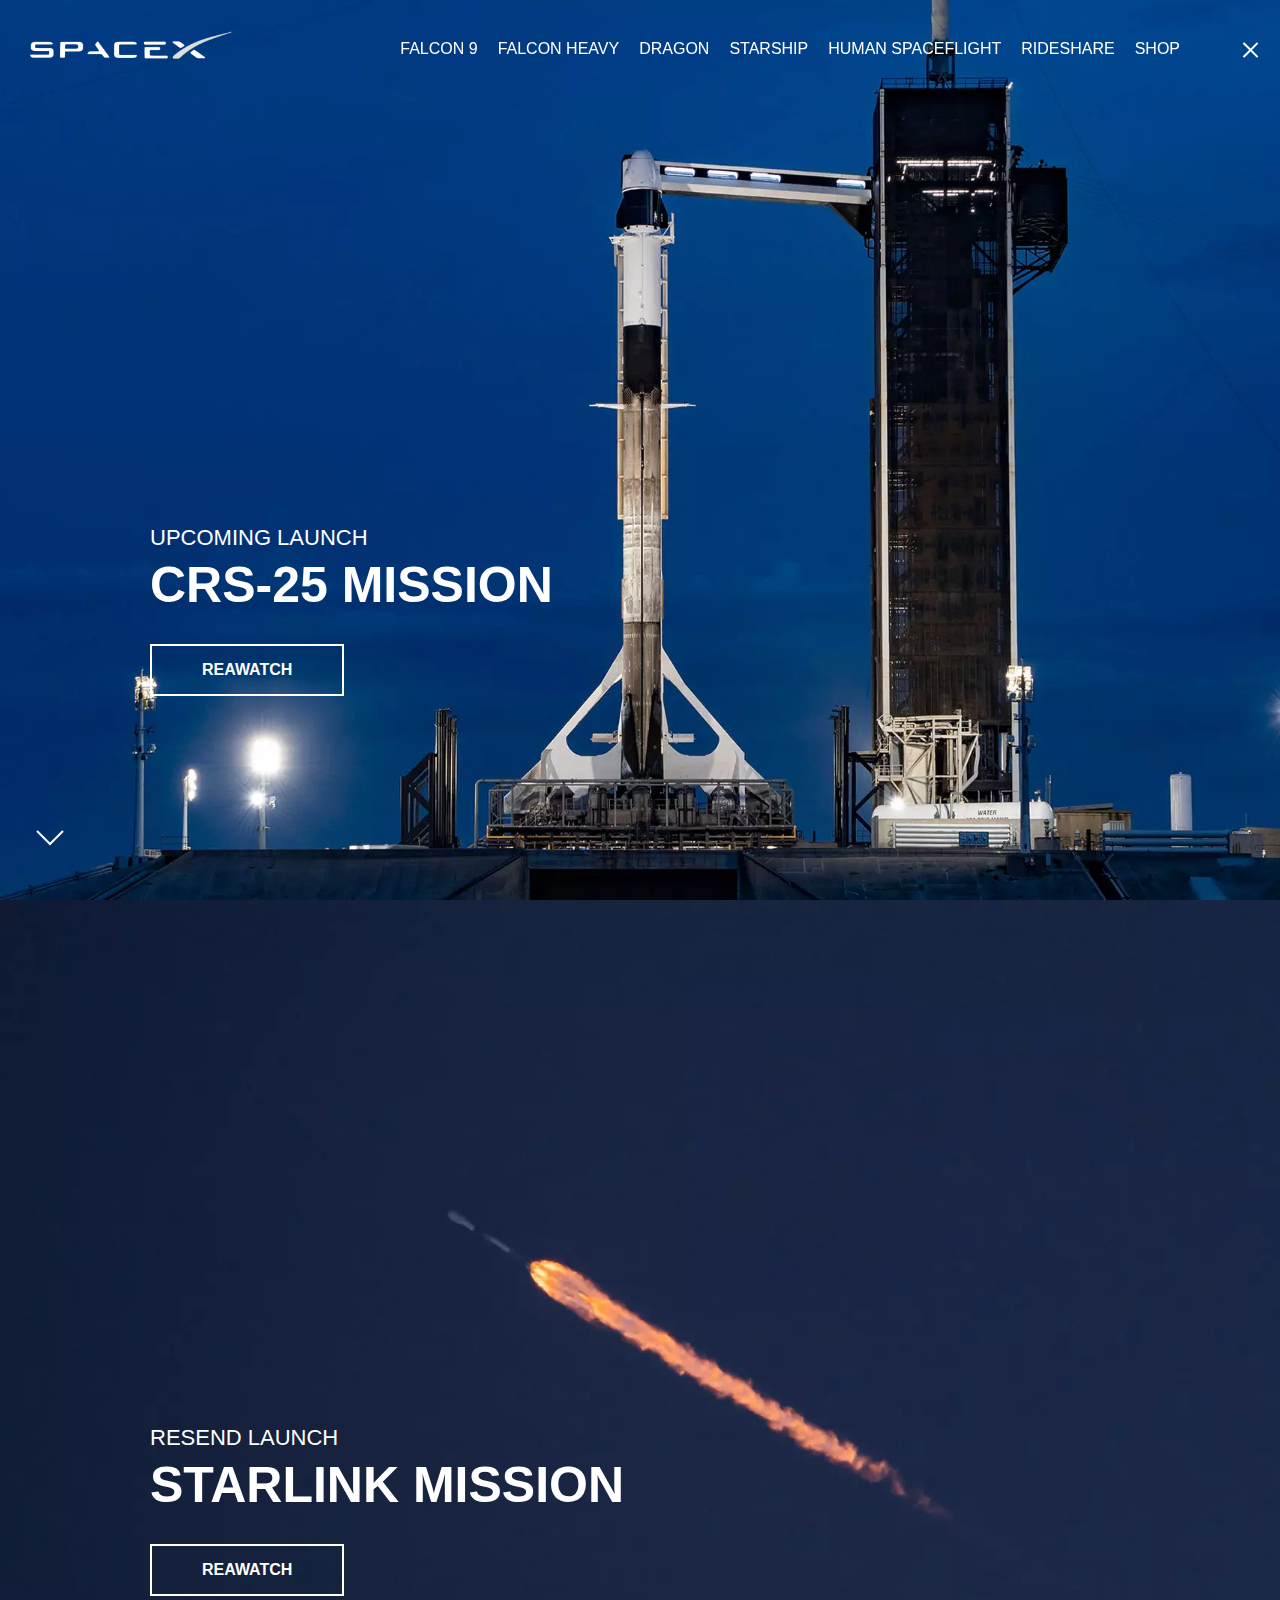
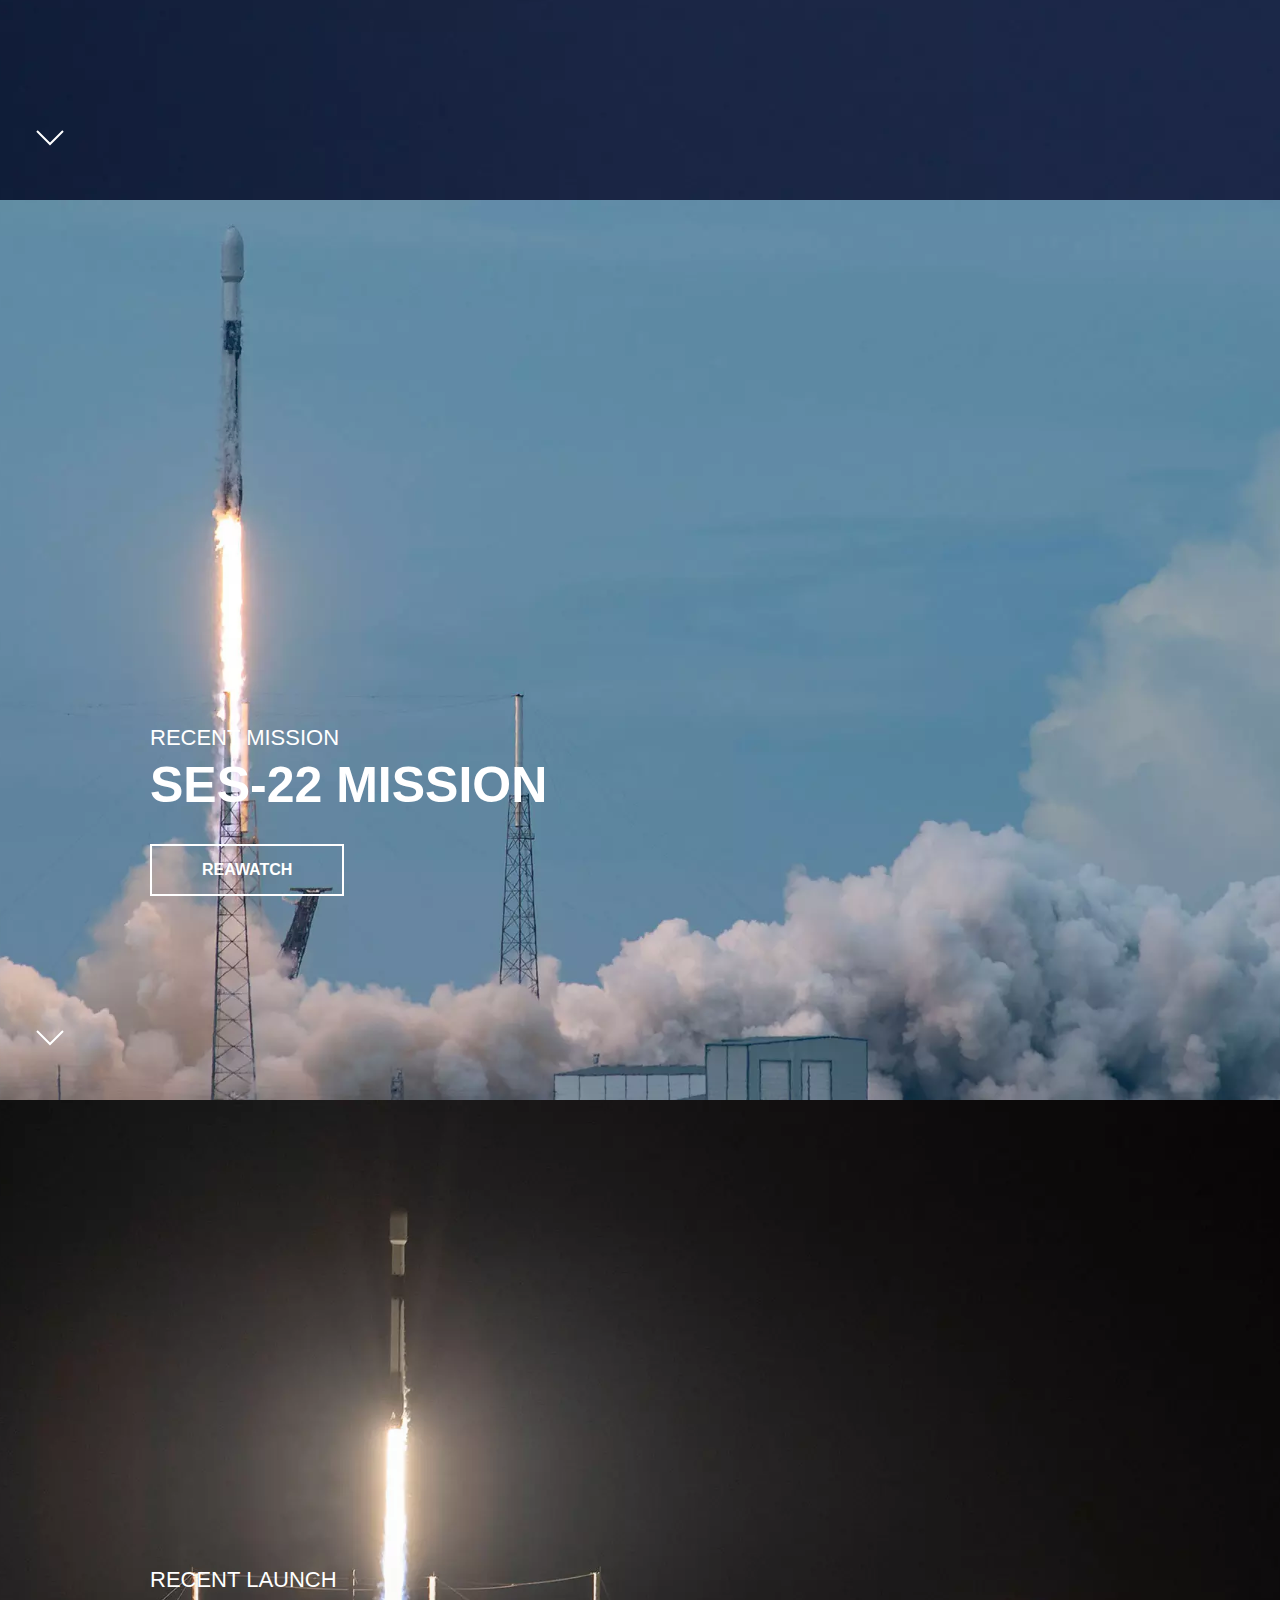
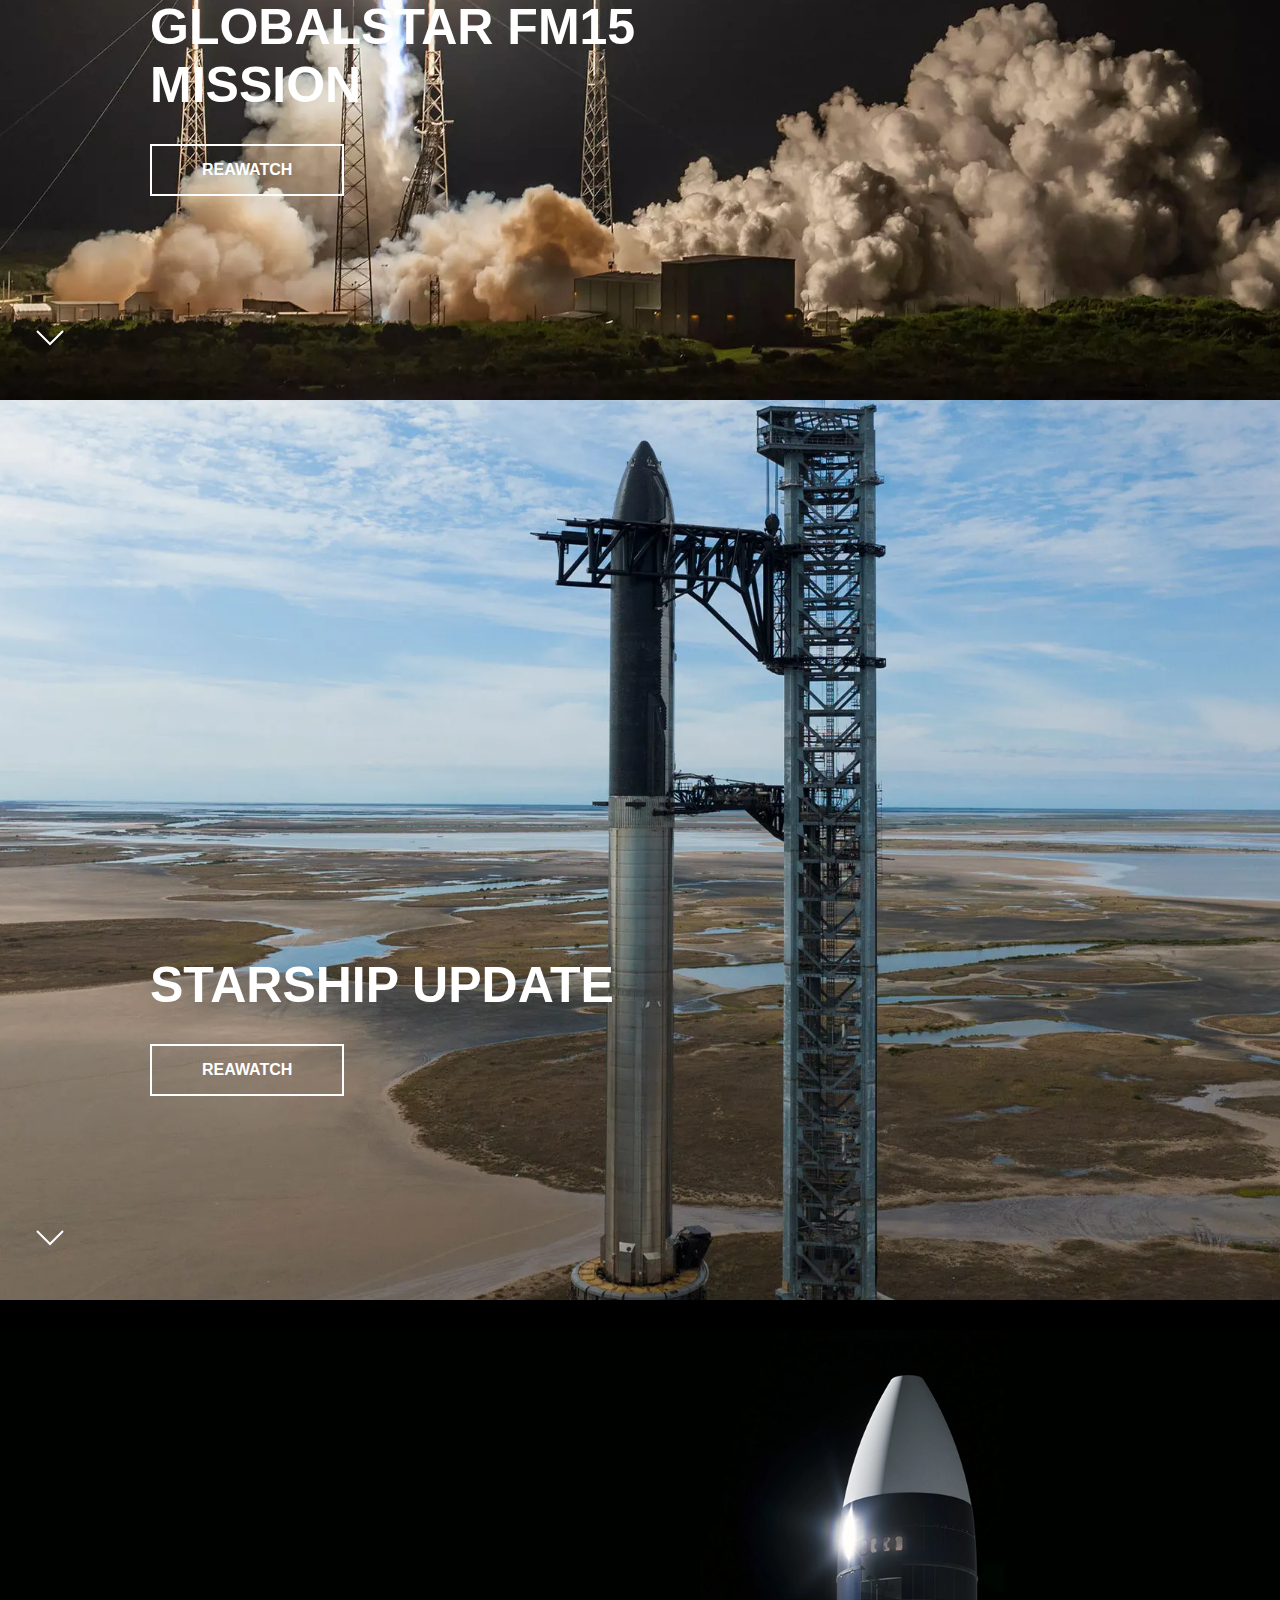
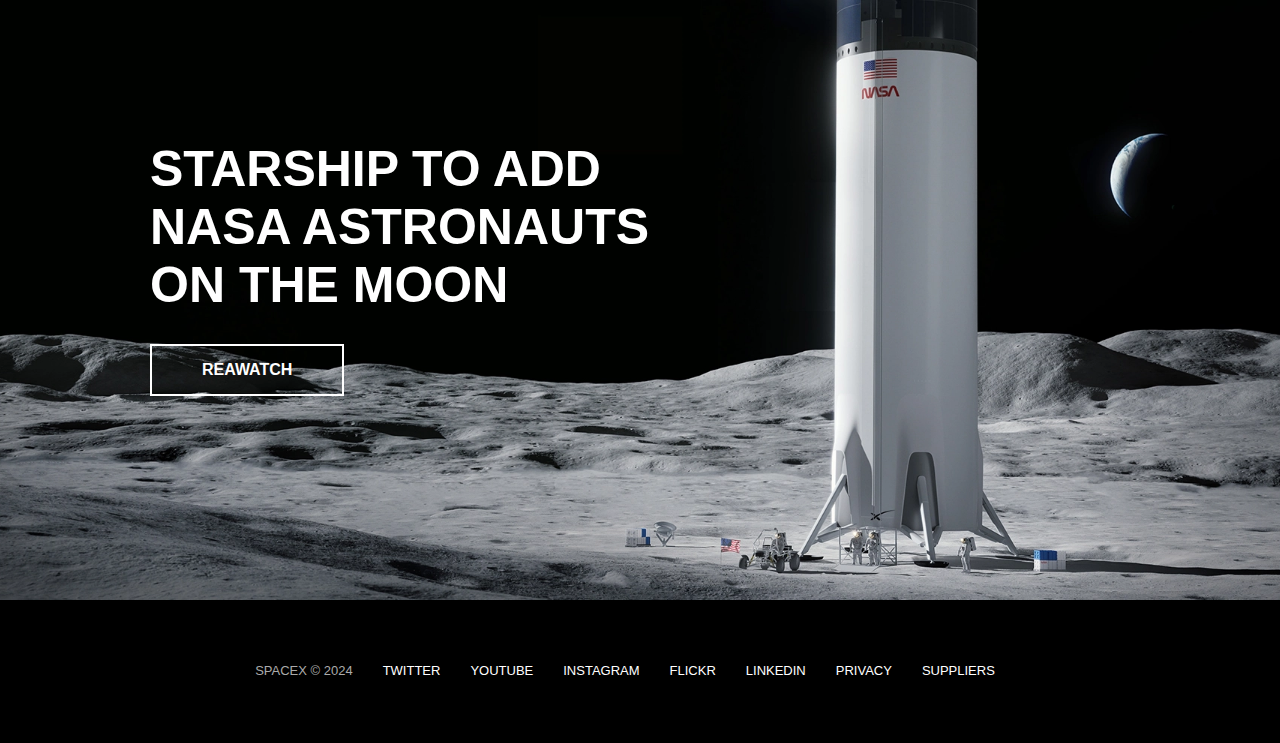
<file: index.html>
<!DOCTYPE html>
<html lang="en">

<head>
    <meta charset="UTF-8" />
    <meta name="viewport" content="width=device-width, initial-scale=1.0" />
    <link rel="stylesheet" href="css/style.css" />
    <script src="js/script.js" defer></script>
    <title>SpaceX</title>
</head>

<body>
    <header class="main-header">
        <div class="logo">
            <a href="index.html">
                <img src="img/logo.png" alt="SpaceX logo" />
            </a>
        </div>
        <nav class="desktop-main-menu">
            <ul>
                <li><a href="falcon9.html">Falcon 9</a></li>
                <li><a href="falcon-heavy.html">Falcon Heavy</a></li>
                <li><a href="dragon.html">Dragon</a></li>
                <li><a href="#">Starship</a></li>
                <li><a href="#">Human Spaceflight</a></li>
                <li><a href="#">Rideshare</a></li>
                <li><a href="#">Shop</a></li>
            </ul>
        </nav>
    </header>
    <!-- Hamburger Menu -->
    <button id="menu-btn" class="hamburger open" type="button">
        <span class="hamburger-top"></span>
        <span class="hamburger-middle"></span>
        <span class="hamburger-bottom"></span>
    </button>
    <!-- Section A -->
    <section class="section-a">
        <div class="section-inner">
            <h4>Upcoming Launch</h4>
            <h2>CRS-25 Mission</h2>
            <a href="#" class="btn">
                <div class="hover"></div>
                <span>Reawatch</span>
            </a>
        </div>
        <div class="scroll-arrow">
            <svg width="30px" height="20px">
                <path stroke="#ffffff" fill="none" stroke-width="2px" d="M2.000,5.000 L15.000,18.000 L28.000,5.000">
                </path>
            </svg>
        </div>
    </section>
    <!-- Section B -->
    <section class="section-b">
        <div class="section-inner">
            <h4>Resend Launch</h4>
            <h2>Starlink Mission</h2>
            <a href="#" class="btn">
                <div class="hover"></div>
                <span>Reawatch</span>
            </a>
        </div>
        <div class="scroll-arrow">
            <svg width="30px" height="20px">
                <path stroke="#ffffff" fill="none" stroke-width="2px" d="M2.000,5.000 L15.000,18.000 L28.000,5.000">
                </path>
            </svg>
        </div>
    </section>
    <!-- Section C -->
    <section class="section-c">
        <div class="section-inner">
            <h4>Recent Mission</h4>
            <h2>SES-22 Mission</h2>
            <a href="#" class="btn">
                <div class="hover"></div>
                <span>Reawatch</span>
            </a>
        </div>
        <div class="scroll-arrow">
            <svg width="30px" height="20px">
                <path stroke="#ffffff" fill="none" stroke-width="2px" d="M2.000,5.000 L15.000,18.000 L28.000,5.000">
                </path>
            </svg>
        </div>
    </section>
    <!-- Section D -->
    <section class="section-d">
        <div class="section-inner">
            <h4>Recent Launch</h4>
            <h2>Globalstar FM15 Mission</h2>
            <a href="#" class="btn">
                <div class="hover"></div>
                <span>Reawatch</span>
            </a>
        </div>
        <div class="scroll-arrow">
            <svg width="30px" height="20px">
                <path stroke="#ffffff" fill="none" stroke-width="2px" d="M2.000,5.000 L15.000,18.000 L28.000,5.000">
                </path>
            </svg>
        </div>
    </section>
    <!-- Section E -->
    <section class="section-e">
        <div class="section-inner">
            <h2>Starship Update</h2>
            <a href="#" class="btn">
                <div class="hover"></div>
                <span>Reawatch</span>
            </a>
        </div>
        <div class="scroll-arrow">
            <svg width="30px" height="20px">
                <path stroke="#ffffff" fill="none" stroke-width="2px" d="M2.000,5.000 L15.000,18.000 L28.000,5.000">
                </path>
            </svg>
        </div>
    </section>
    <!-- Section F -->
    <section class="section-f">
        <div class="section-inner">
            <h2>Starship to add NASA astronauts on the moon</h2>
            <a href="#" class="btn">
                <div class="hover"></div>
                <span>Reawatch</span>
            </a>
        </div>
    </section>
    <footer>
        <ul>
            <li>SpaceX &copy; 2024</li>
            <li><a href="#">Twitter</a></li>
            <li><a href="#">YouTube</a></li>
            <li><a href="#">Instagram</a></li>
            <li><a href="#">Flickr</a></li>
            <li><a href="#">LinkedIn</a></li>
            <li><a href="#">Privacy</a></li>
            <li><a href="#">Suppliers</a></li>

        </ul>
    </footer>
</body>

</html>
</file>
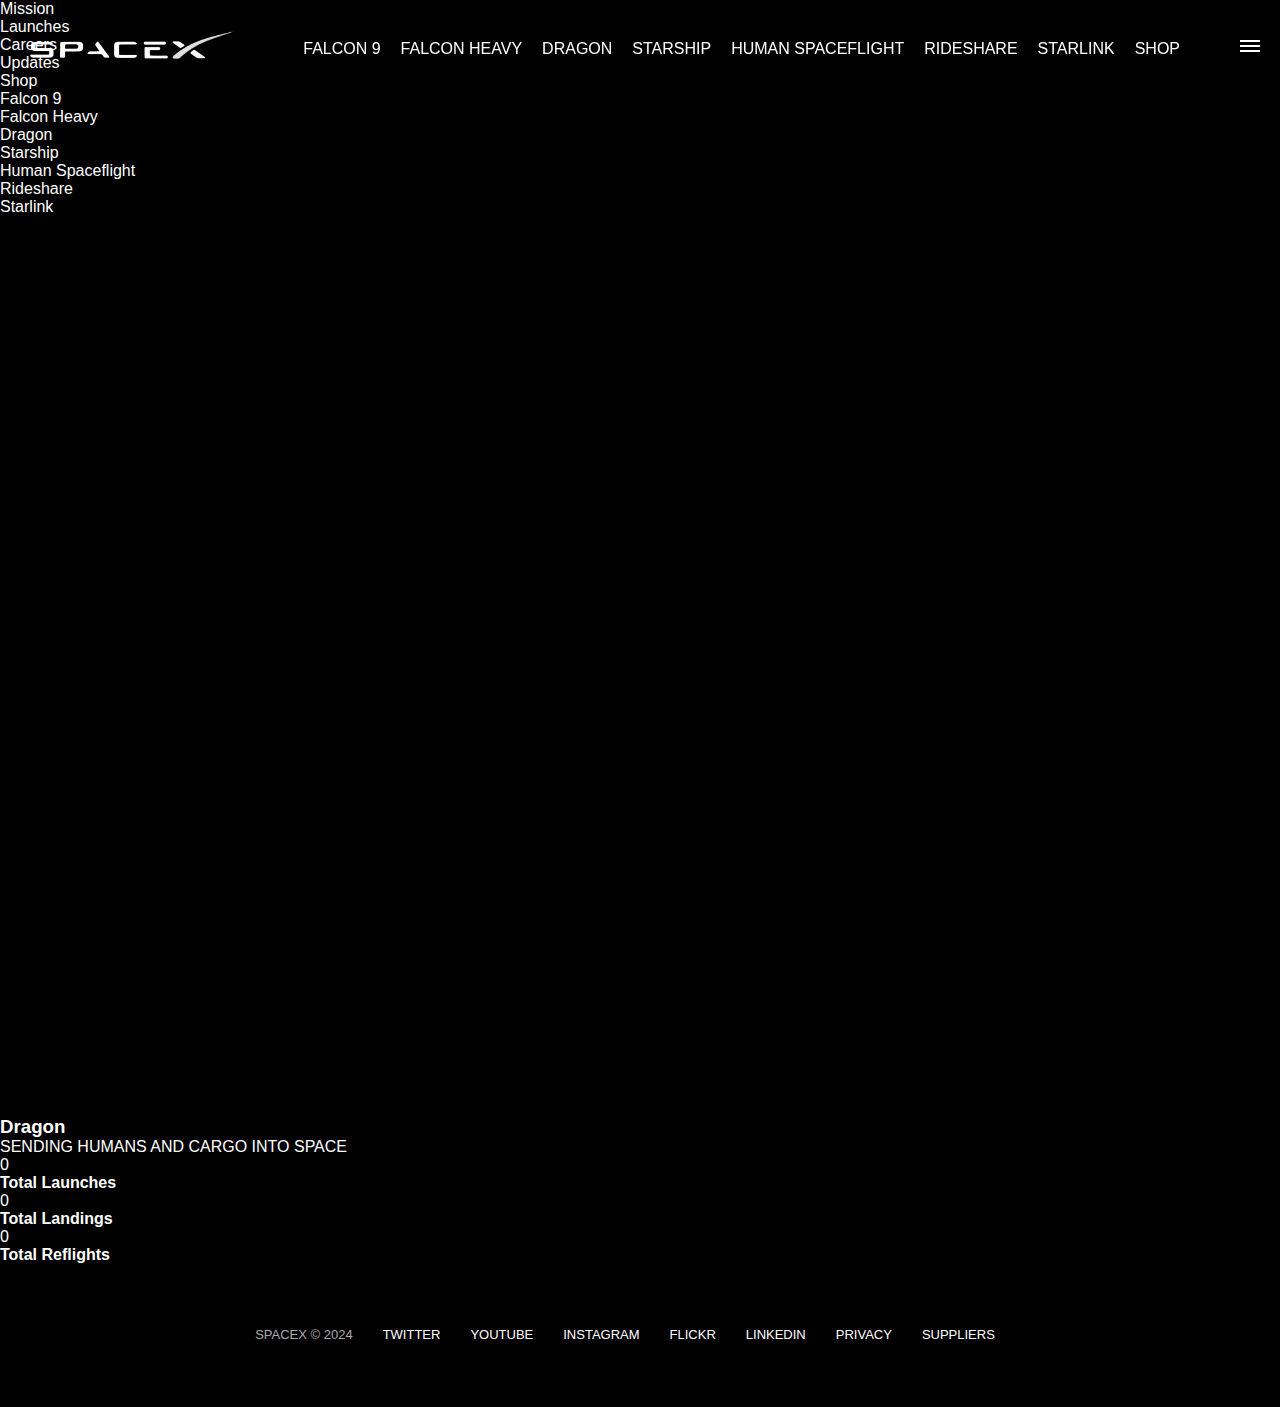
<file: dragon.html>
<!DOCTYPE html>
<html lang="en">

<head>
    <meta charset="UTF-8" />
    <meta name="viewport" content="width=device-width, initial-scale=1.0" />
    <link rel="stylesheet" href="css/style.css" />
    <script src="js/script.js" defer></script>
    <title>SpaceX - Falcon Heavy</title>
</head>

<body>
    <div id="overlay"></div>
    <div id="mobile-menu" class="mobile-main-menu">
        <ul>
            <li><a href="#">Mission</a></li>
            <li><a href="#">Launches</a></li>
            <li><a href="#">Careers</a></li>
            <li><a href="#">Updates</a></li>
            <li><a href="#">Shop</a></li>
            <li class="mobile-only"><a href="falcon9.html">Falcon 9</a></li>
            <li class="mobile-only"><a href="falcon-heavy.html">Falcon Heavy</a></li>
            <li class="mobile-only"><a href="dragon.html">Dragon</a></li>
            <li class="mobile-only"><a href="#">Starship</a></li>
            <li class="mobile-only"><a href="#">Human Spaceflight</a></li>
            <li class="mobile-only"><a href="#">Rideshare</a></li>
            <li class="mobile-only"><a href="#">Starlink</a></li>
        </ul>
    </div>
    <header class="main-header">
        <div class="logo">
            <a href="index.html">
                <img src="img/logo.png" alt="SpaceX logo" />
            </a>
        </div>
        <nav class="desktop-main-menu">
            <ul>
                <li><a href="falcon9.html">Falcon 9</a></li>
                <li><a href="falcon-heavy.html">Falcon Heavy</a></li>
                <li><a href="dragon.html">Dragon</a></li>
                <li><a href="#">Starship</a></li>
                <li><a href="#">Human Spaceflight</a></li>
                <li><a href="#">Rideshare</a></li>
                <li><a href="#">Starlink</a></li>
                <li><a href="#">Shop</a></li>
            </ul>
        </nav>
    </header>
    <!-- Hamburger Menu -->
    <button id="menu-btn" class="hamburger" type="button">
        <span class="hamburger-top"></span>
        <span class="hamburger-middle"></span>
        <span class="hamburger-bottom"></span>
    </button>

    <section class="section-animate bg-dragon"></section>
    <div class="section-inner-center">
        <h3>Dragon</h3>
        <p>SENDING HUMANS AND CARGO INTO SPACE</p>
    </div>
    <div class="stats">
        <div>
            <span class="counter" data-target="32">0</span>
            <h4>Total Launches</h4>
        </div>
        <div>
            <span class="counter" data-target="21">0</span>
            <h4>Total Landings</h4>
        </div>
        <div>
            <span class="counter" data-target="15">0</span>
            <h4>Total Reflights</h4>
        </div>
    </div>
    <footer>
        <ul>
            <li>SpaceX &copy; 2024</li>
            <li><a href="#">Twitter</a></li>
            <li><a href="#">YouTube</a></li>
            <li><a href="#">Instagram</a></li>
            <li><a href="#">Flickr</a></li>
            <li><a href="#">LinkedIn</a></li>
            <li><a href="#">Privacy</a></li>
            <li><a href="#">Suppliers</a></li>

        </ul>
    </footer>
</body>

</html>
</file>
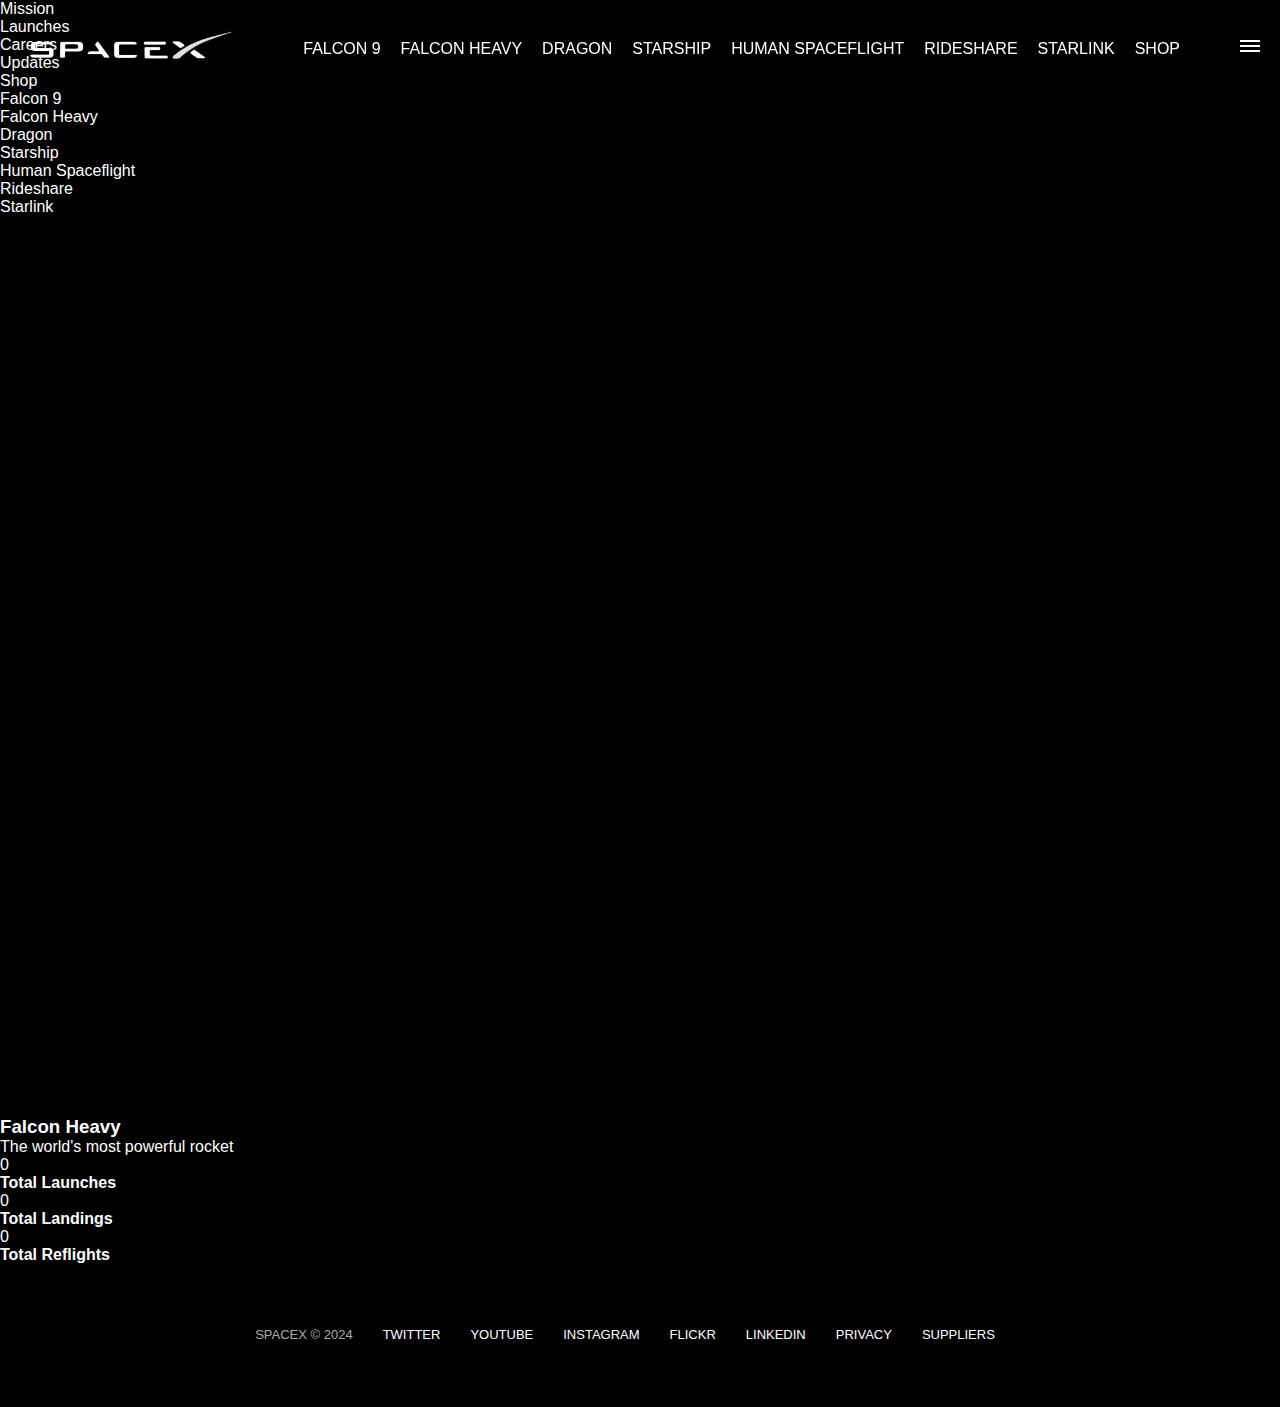
<file: falcon-heavy.html>
<!DOCTYPE html>
<html lang="en">

<head>
    <meta charset="UTF-8" />
    <meta name="viewport" content="width=device-width, initial-scale=1.0" />
    <link rel="stylesheet" href="css/style.css" />
    <script src="js/script.js" defer></script>
    <title>SpaceX - Falcon Heavy</title>
</head>

<body>
    <div id="overlay"></div>
    <div id="mobile-menu" class="mobile-main-menu">
        <ul>
            <li><a href="#">Mission</a></li>
            <li><a href="#">Launches</a></li>
            <li><a href="#">Careers</a></li>
            <li><a href="#">Updates</a></li>
            <li><a href="#">Shop</a></li>
            <li class="mobile-only"><a href="falcon9.html">Falcon 9</a></li>
            <li class="mobile-only"><a href="falcon-heavy.html">Falcon Heavy</a></li>
            <li class="mobile-only"><a href="dragon.html">Dragon</a></li>
            <li class="mobile-only"><a href="#">Starship</a></li>
            <li class="mobile-only"><a href="#">Human Spaceflight</a></li>
            <li class="mobile-only"><a href="#">Rideshare</a></li>
            <li class="mobile-only"><a href="#">Starlink</a></li>
        </ul>
    </div>
    <header class="main-header">
        <div class="logo">
            <a href="index.html">
                <img src="img/logo.png" alt="SpaceX logo" />
            </a>
        </div>
        <nav class="desktop-main-menu">
            <ul>
                <li><a href="falcon9.html">Falcon 9</a></li>
                <li><a href="falcon-heavy.html">Falcon Heavy</a></li>
                <li><a href="dragon.html">Dragon</a></li>
                <li><a href="#">Starship</a></li>
                <li><a href="#">Human Spaceflight</a></li>
                <li><a href="#">Rideshare</a></li>
                <li><a href="#">Starlink</a></li>
                <li><a href="#">Shop</a></li>
            </ul>
        </nav>
    </header>
    <!-- Hamburger Menu -->
    <button id="menu-btn" class="hamburger" type="button">
        <span class="hamburger-top"></span>
        <span class="hamburger-middle"></span>
        <span class="hamburger-bottom"></span>
    </button>

    <section class="section-animate bg-falcon-heavy"></section>
    <div class="section-inner-center">
        <h3>Falcon Heavy</h3>
        <p>The world's most powerful rocket</p>
    </div>
    <div class="stats">
        <div>
            <span class="counter" data-target="32">0</span>
            <h4>Total Launches</h4>
        </div>
        <div>
            <span class="counter" data-target="21">0</span>
            <h4>Total Landings</h4>
        </div>
        <div>
            <span class="counter" data-target="15">0</span>
            <h4>Total Reflights</h4>
        </div>
    </div>
    <footer>
        <ul>
            <li>SpaceX &copy; 2024</li>
            <li><a href="#">Twitter</a></li>
            <li><a href="#">YouTube</a></li>
            <li><a href="#">Instagram</a></li>
            <li><a href="#">Flickr</a></li>
            <li><a href="#">LinkedIn</a></li>
            <li><a href="#">Privacy</a></li>
            <li><a href="#">Suppliers</a></li>

        </ul>
    </footer>
</body>

</html>
</file>
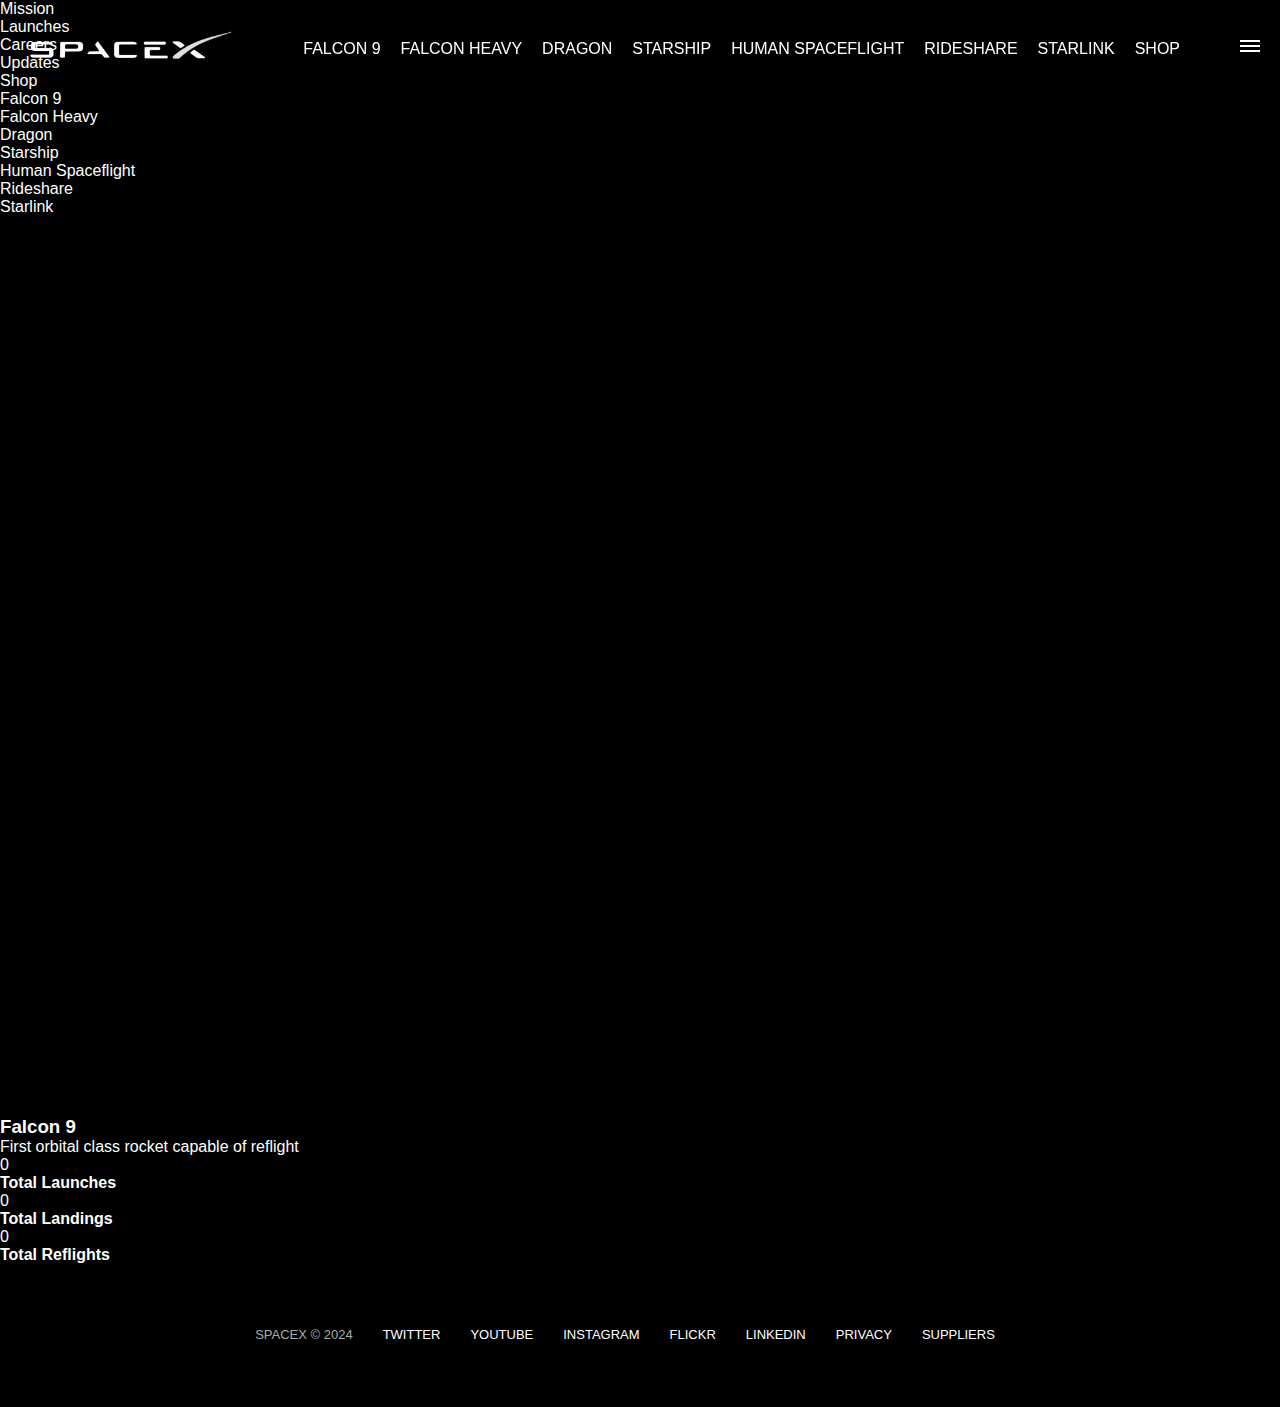
<file: falcon9.html>
<!DOCTYPE html>
<html lang="en">

<head>
    <meta charset="UTF-8" />
    <meta name="viewport" content="width=device-width, initial-scale=1.0" />
    <link rel="stylesheet" href="css/style.css" />
    <script src="js/script.js" defer></script>
    <title>SpaceX - Falcon 9</title>
</head>

<body>
    <div id="overlay"></div>
    <div id="mobile-menu" class="mobile-main-menu">
        <ul>
            <li><a href="#">Mission</a></li>
            <li><a href="#">Launches</a></li>
            <li><a href="#">Careers</a></li>
            <li><a href="#">Updates</a></li>
            <li><a href="#">Shop</a></li>
            <li class="mobile-only"><a href="falcon9.html">Falcon 9</a></li>
            <li class="mobile-only"><a href="falcon-heavy.html">Falcon Heavy</a></li>
            <li class="mobile-only"><a href="dragon.html">Dragon</a></li>
            <li class="mobile-only"><a href="#">Starship</a></li>
            <li class="mobile-only"><a href="#">Human Spaceflight</a></li>
            <li class="mobile-only"><a href="#">Rideshare</a></li>
            <li class="mobile-only"><a href="#">Starlink</a></li>
        </ul>
    </div>
    <header class="main-header">
        <div class="logo">
            <a href="index.html">
                <img src="img/logo.png" alt="SpaceX logo" />
            </a>
        </div>
        <nav class="desktop-main-menu">
            <ul>
                <li><a href="falcon9.html">Falcon 9</a></li>
                <li><a href="falcon-heavy.html">Falcon Heavy</a></li>
                <li><a href="dragon.html">Dragon</a></li>
                <li><a href="#">Starship</a></li>
                <li><a href="#">Human Spaceflight</a></li>
                <li><a href="#">Rideshare</a></li>
                <li><a href="#">Starlink</a></li>
                <li><a href="#">Shop</a></li>
            </ul>
        </nav>
    </header>
    <!-- Hamburger Menu -->
    <button id="menu-btn" class="hamburger" type="button">
        <span class="hamburger-top"></span>
        <span class="hamburger-middle"></span>
        <span class="hamburger-bottom"></span>
    </button>

    <section class="section-animate bg-falcon-9"></section>
    <div class="section-inner-center">
        <h3>Falcon 9</h3>
        <p>First orbital class rocket capable of reflight</p>
    </div>
    <div class="stats">
        <div>
            <span class="counter" data-target="32">0</span>
            <h4>Total Launches</h4>
        </div>
        <div>
            <span class="counter" data-target="21">0</span>
            <h4>Total Landings</h4>
        </div>
        <div>
            <span class="counter" data-target="15">0</span>
            <h4>Total Reflights</h4>
        </div>
    </div>
    <footer>
        <ul>
            <li>SpaceX &copy; 2024</li>
            <li><a href="#">Twitter</a></li>
            <li><a href="#">YouTube</a></li>
            <li><a href="#">Instagram</a></li>
            <li><a href="#">Flickr</a></li>
            <li><a href="#">LinkedIn</a></li>
            <li><a href="#">Privacy</a></li>
            <li><a href="#">Suppliers</a></li>

        </ul>
    </footer>
</body>

</html>
</file>
<file: css/style.css>
*,
*::before,
*::after {
    margin: 0;
    padding: 0;
    box-sizing: border-box;
}

body {
    font-family: "Familjen Grotesk", sans-serif;
    background: #000;
    color: #fff;
}

a {
    text-decoration: none;
    color: #fff;
}

ul {
    list-style: none;
}

/* Header/Navbar*/
.main-header {
    position: fixed;
    top: 0;
    left: 0;
    width: 100%;
    z-index: 3;
    display: flex;
    justify-content: space-between;
    align-items: center;
    text-transform: uppercase;
    height: 100px;
    padding: 0 30px;
}

/* Logo */
.logo {
    width: 210px;
    height: auto;
}

.logo img {
    display: block;
    width:100%;
    height: auto;
}

/* Desktop Menu */
.desktop-main-menu {
    margin-right: 50px;
}

.desktop-main-menu ul {
    display: flex;
}

.desktop-main-menu ul li {
    position: relative;
    margin-right: 20px;
    padding-bottom: 2px;
}

/* Menu item bottom border */
.desktop-main-menu ul li a::after {
    content: '';
    position: absolute;
    bottom: 0;
    left: 0;
    width: 100%;
    height: 1px;
    background: #fff;
    transform: scaleX(0);
    transition:transform 0.6s cubic-bezier(0.19, 1, 0.25, 1);
    transform-origin:right center;
}

.desktop-main-menu ul li a:hover::after {
    transform: scaleX(1);
    transform-origin: left center;
    transition-duration: 0.4s;
}

section{
    position: relative;
    height:100vh;
    background-position: center center;
    background-repeat: no-repeat;
    background-size: cover;
    text-transform: uppercase;
}

.section-inner{
    position: absolute;
    bottom: 200px;
    left:150px;
    max-width: 560px;
}

.section-inner h4{
    font-size:22px;
    margin-bottom: 5px;
    font-weight: 300;
    animation: fadeInUp 0.5s ease-in-out;
}

.section-inner h2{
    font-size:50px;
    margin-bottom: 20px;
    font-weight: 700;
    animation: fadeInUp 0.5s ease-in-out 0.2s;
    animation-fill-mode: both;
}

.section-inner a{
    animation: fadeInUp 0.5s ease-in-out 0.4s;
    animation-fill-mode: both;
}

/* Background images */
.section-a{
    background-image: url('../img/section-a.webp');
}
.section-b{
    background-image: url('../img/section-b.webp');
}
.section-c{
    background-image: url('../img/section-c.webp');
}
.section-d{
    background-image: url('../img/section-d.webp');
}
.section-e{
    background-image: url('../img/section-e.webp');
}
.section-f{
    background-image: url('../img/section-f.webp');
}

.btn{
    position: relative;
    display: inline-block;
    cursor:pointer;
    text-align: center;
    min-width: 130px;
    padding:15px 50px;
    margin-top: 10px;
    border: 2px solid #fff;
    text-transform: uppercase;
    font-weight: bold;
    overflow: hidden;
    z-index: 2;
}

.btn:hover{
    color: #000;
}

.btn .hover{
    position:absolute;
    top:0;
    left:0;
    width:100%;
    height: 100%;
    background-color: #fff;
    color: #000;
    z-index:-1;
    transform: translateY(100%);
    transition:transform 0.6s cubic-bezier(0.19, 1, 0.25, 1);
}

.btn:hover .hover{
    transform: translateY(0);
}

.scroll-arrow{
    position: absolute;
    bottom: 50px;
    left:50px;
    left:50px;
    transform: translateX(-50%);
    animation: fadeBounce 5s infinite;
}

/* Footer */
footer{
    position:relative;
    padding:55px 0;
}

footer ul{
    display: flex;
    justify-content:center ;
    align-items: center;
    flex-wrap: wrap;
}

footer ul li{
    margin-right: 30px;
    color:#aaa;
    text-transform: uppercase;
    font-size:13px ;
    line-height: 2.5;
}

footer ul li a {
    color: #fff;
    transition: color 0.6s;
}

footer ul li a:hover{
    color: #aaa;
}

/* Hamburger menu */

.hamburger{
    position:fixed;
    top:40px;
    right:20px;
    z-index:10;
    cursor: pointer;
    width:20px;
    height: 20px;
    background: none;
    border:none;
}

.hamburger-top,
.hamburger-middle,
.hamburger-bottom{
    position:absolute;
    width:20px;
    height:2px;
    top:0;
    left:0;
    background: #fff;
    transition:all 0.5s;
}

.hamburger-middle{
    transform:translateY(5px);
}

.hamburger-bottom{
    transform:translateY(10px);
}

/* Transition hamburger to X when open */
.open {
    transform: rotate(90deg);
  }
  
  .open .hamburger-top {
    transform: rotate(45deg) translateY(6px) translateX(6px);
  }
  
  .open .hamburger-middle {
    display: none;
  }
  
  .open .hamburger-bottom {
    transform: rotate(-45deg) translateY(6px) translateX(-6px);
  }

/* Animations */

@keyframes fadeInUp{
    0%{
        opacity: 0;
        transform: translateY(140px);
    }
    100%{
        opacity: 1;
        transform: translateY(0);
    }
}

@keyframes fadeBounce{
    0%,
    20%,50%,80%,100%{
        opacity: 0;
        transform: translateY(-20px);
    }
    40%{
        opacity: 1;
        transform: translateY(0);
    }
}

  /* Media queries */
@media (max-width:960px){
    /* Hide desktop menu */
    .desktop-main-menu{
        display: none;
    }
}

@media(max-width:600px){
    .section-inner{
        bottom:75px;
        left:20px;
    }

    .section-inner h2{
        font-size: 40px;
    }

    footer  ul li:first-child{
        position:absolute;
        top:30px;
        left:50px;
        transform:translate(-50%);
    }

    footer ul li{
        margin-right:15px;
    }

    .logo{
        width:150px;
        margin:auto;
    }
}
</file>
